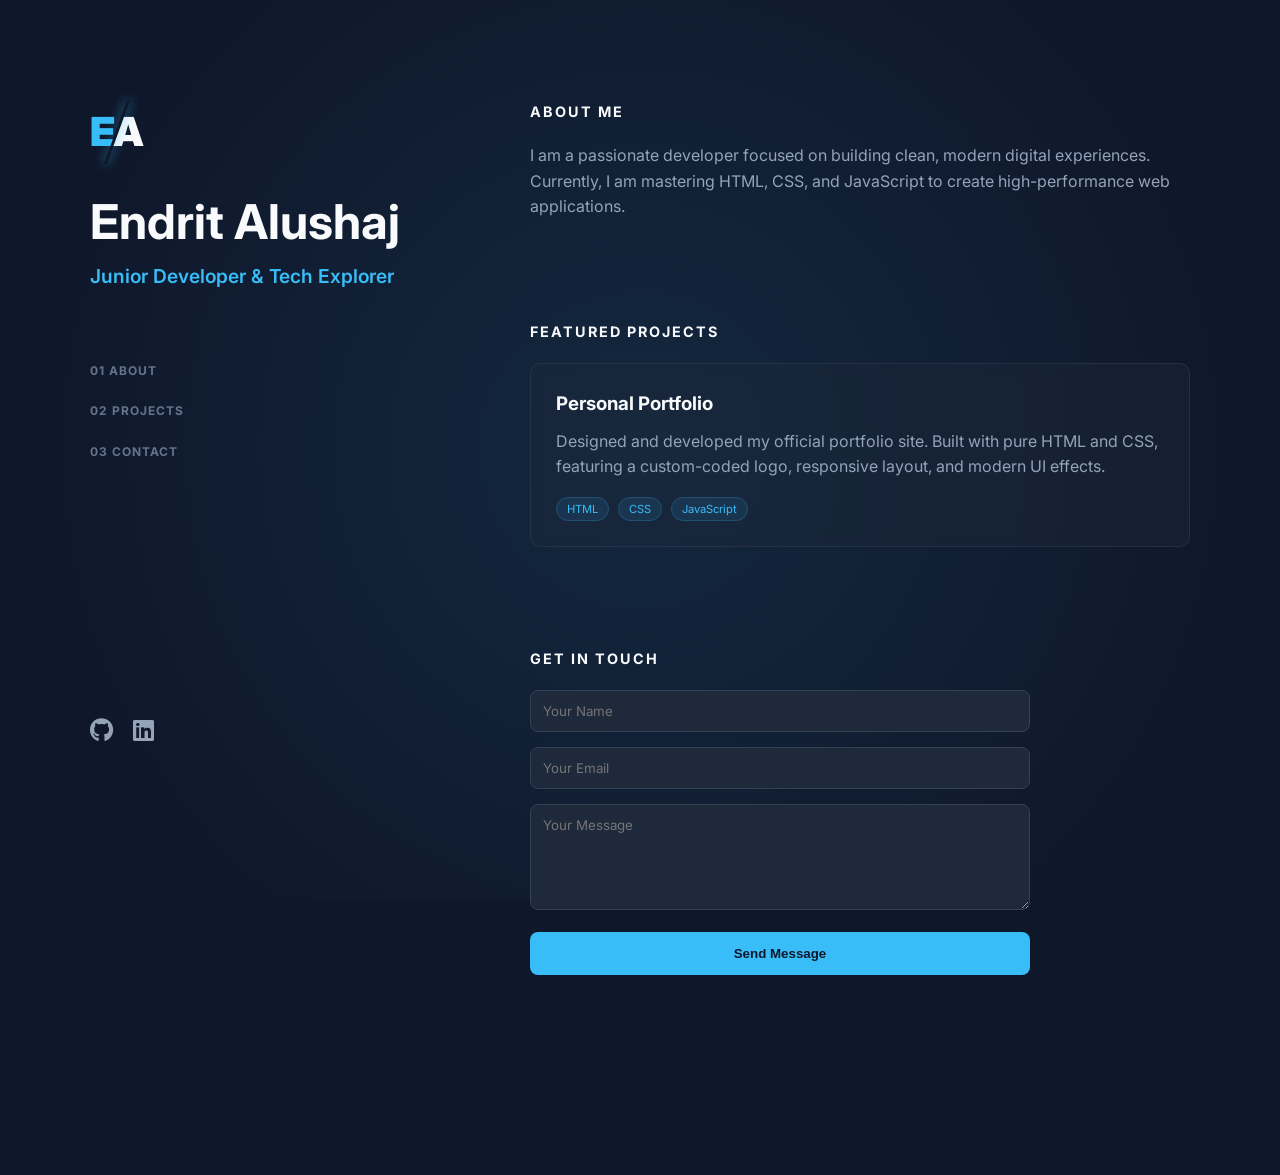
<file: My-Website/index.html>
<!DOCTYPE html>
<html lang="en">
<head>
    <meta charset="UTF-8">
    <meta name="viewport" content="width=device-width, initial-scale=1.0">
    <title>Endrit Alushaj | Developer</title>
    <link href="https://fonts.googleapis.com/css2?family=Inter:wght@400;600;900&display=swap" rel="stylesheet">
    <link rel="stylesheet" href="https://cdnjs.cloudflare.com/ajax/libs/font-awesome/6.0.0/css/all.min.css">
    <link rel="stylesheet" href="style.css">
</head>
<body>
    <div class="layout">
        <header class="sidebar">
            <div class="logo-ea">
                <span class="char-e">E</span>
                <span class="char-a">A</span>
                <div class="logo-slash"></div>
            </div>
            
            <h1>Endrit Alushaj</h1>
            <p class="subtitle">Junior Developer & Tech Explorer</p>
            
            <nav class="main-nav">
                <ul>
                    <li><a href="#about"><span>01</span> ABOUT</a></li>
                    <li><a href="#projects"><span>02</span> PROJECTS</a></li>
                    <li><a href="#contact"><span>03</span> CONTACT</a></li>
                </ul>
            </nav>

            <div class="social-links">
                <a href="https://github.com/endritlushaj" target="_blank"><i class="fab fa-github"></i></a>
                <a href="#" target="_blank"><i class="fab fa-linkedin"></i></a>
            </div>
        </header>

        <main class="content">
            <section id="about">
                <h2>About Me</h2>
                <p>I am a passionate developer focused on building clean, modern digital experiences. Currently, I am mastering HTML, CSS, and JavaScript to create high-performance web applications.</p>
            </section>
            
            <section id="projects">
                <h2>Featured Projects</h2>
                <div class="project-card">
                    <h3>Personal Portfolio</h3>
                    <p>Designed and developed my official portfolio site. Built with pure HTML and CSS, featuring a custom-coded logo, responsive layout, and modern UI effects.</p>
                    <div class="tech-stack">
                        <span>HTML</span> <span>CSS</span> <span>JavaScript</span>
                    </div>
                </div>
            </section>

            <section id="contact">
                <h2>Get In Touch</h2>
                <form name="contact" method="POST" action="/success.html" data-netlify="true" class="contact-form">
                    <input type="hidden" name="form-name" value="contact">
                    <div class="form-group">
                        <input type="text" name="name" placeholder="Your Name" required>
                    </div>
                    <div class="form-group">
                        <input type="email" name="email" placeholder="Your Email" required>
                    </div>
                    <div class="form-group">
                        <textarea name="message" placeholder="Your Message" rows="5" required></textarea>
                    </div>
                    <button type="submit" class="submit-btn">Send Message</button>
                </form>
            </section>
        </main>
    </div>
</body>
</html>
</file>
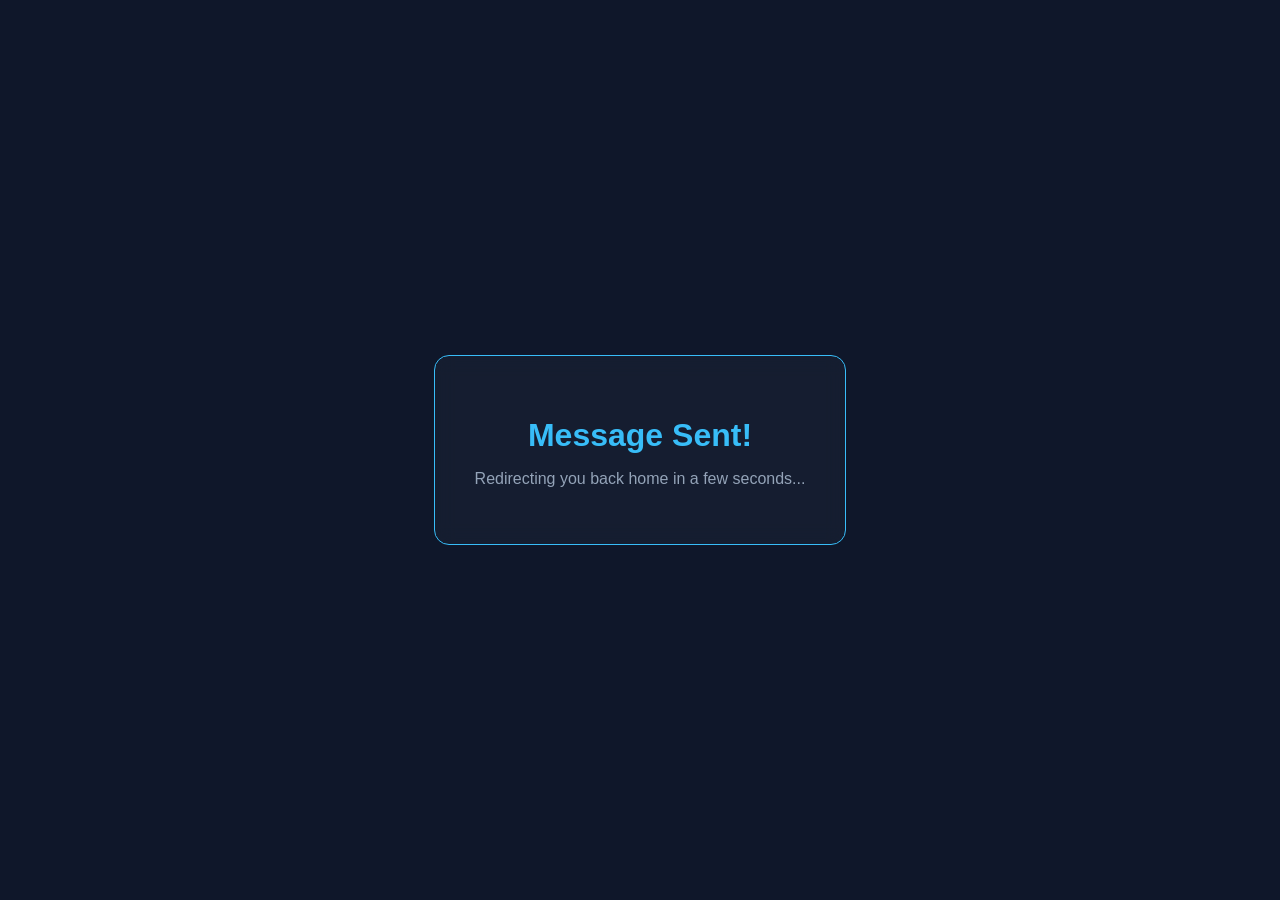
<file: My-Website/success.html>
<!DOCTYPE html>
<html lang="en">
<head>
    <meta charset="UTF-8">
    <title>Message Sent</title>
    <meta http-equiv="refresh" content="4;url=/" />
    <style>
        body { background: #0f172a; color: white; display: flex; justify-content: center; align-items: center; height: 100vh; font-family: 'Inter', sans-serif; margin: 0; }
        .box { border: 1px solid #38bdf8; padding: 40px; border-radius: 15px; text-align: center; background: rgba(30, 41, 59, 0.4); backdrop-filter: blur(10px); }
        h1 { color: #38bdf8; margin-bottom: 10px; }
        p { color: #94a3b8; }
    </style>
</head>
<body>
    <div class="box">
        <h1>Message Sent!</h1>
        <p>Redirecting you back home in a few seconds...</p>
    </div>
</body>
</html>
</file>
<file: My-Website/style.css>
/* RESET & BASE STYLES */
* { margin: 0; padding: 0; box-sizing: border-box; }
html { scroll-behavior: smooth; }

body {
    background-color: #0f172a;
    /* Spotlight background effect */
    background-image: radial-gradient(circle at center, rgba(56, 189, 248, 0.1) 0%, transparent 80%);
    background-attachment: fixed;
    color: #94a3b8;
    font-family: 'Inter', sans-serif;
    line-height: 1.6;
    overflow-x: hidden;
}

/* Scroll Progress Bar at the top */
body::before {
    content: '';
    position: fixed;
    top: 0;
    left: 0;
    width: 100%;
    height: 3px;
    background: linear-gradient(to right, #38bdf8, #ff00c1);
    z-index: 9999;
    transform: scaleX(0);
    transform-origin: left;
    animation: scroll-progress auto linear;
    animation-timeline: scroll();
}

@keyframes scroll-progress {
    to { transform: scaleX(1); }
}

.layout {
    display: flex;
    max-width: 1200px;
    margin: 0 auto;
    padding: 0 50px;
}

/* SIDEBAR */
.sidebar {
    position: sticky;
    top: 0;
    height: 100vh;
    width: 40%;
    padding: 100px 0;
    display: flex;
    flex-direction: column;
}

/* LOGO ANIMATIONS */
.logo-ea {
    position: relative;
    display: inline-flex;
    font-weight: 900;
    font-size: 2.5rem;
    cursor: pointer;
    text-transform: uppercase;
    animation: pulse 3s infinite ease-in-out;
    width: fit-content;
}

.char-e { color: #38bdf8; transition: 0.3s; }
.char-a { color: #f8fafc; margin-left: -2px; transition: 0.3s; }

.logo-slash {
    position: absolute; top: 0; left: 50%; width: 3px; height: 100%;
    background-color: #0f172a; transform: skewX(-20deg) translateX(-50%);
    box-shadow: 0 0 10px rgba(56, 189, 248, 0.8); z-index: 2;
}

.logo-ea:hover .char-e { animation: glitch-e 0.3s infinite; }
.logo-ea:hover .char-a { animation: glitch-a 0.3s infinite; }

@keyframes pulse {
    0%, 100% { opacity: 0.8; transform: scale(1); }
    50% { opacity: 1; transform: scale(1.05); }
}

@keyframes glitch-e {
    0% { transform: translate(0); text-shadow: 2px 0 #ff00c1; }
    50% { transform: translate(-2px, 1px); text-shadow: -2px 0 #00fff9; }
    100% { transform: translate(0); }
}

@keyframes glitch-a {
    0% { transform: translate(0); text-shadow: -2px 0 #00fff9; }
    50% { transform: translate(2px, -1px); text-shadow: 2px 0 #ff00c1; }
    100% { transform: translate(0); }
}

.sidebar h1 { color: #f8fafc; font-size: 3rem; margin-top: 20px; }
.subtitle { color: #38bdf8; font-weight: 600; font-size: 1.2rem; }

/* NAVIGATION */
.main-nav { margin-top: 50px; }
.main-nav ul { list-style: none; }
.main-nav li { margin: 15px 0; }
.main-nav a {
    text-decoration: none; color: #64748b; font-weight: 700; font-size: 0.75rem;
    letter-spacing: 1px; transition: 0.3s;
}
.main-nav a:hover { color: #f8fafc; padding-left: 10px; }

.social-links { margin-top: auto; display: flex; gap: 20px; padding-bottom: 50px;}
.social-links a { color: #94a3b8; font-size: 1.5rem; transition: 0.3s; }
.social-links a:hover { color: #38bdf8; transform: translateY(-3px); }

/* CONTENT AREA */
.content { width: 60%; padding: 100px 0; }
section { margin-bottom: 100px; }
section h2 { color: #f8fafc; margin-bottom: 20px; text-transform: uppercase; font-size: 0.9rem; letter-spacing: 2px; }

/* MODERN PROJECT CARD */
.project-card {
    background: rgba(30, 41, 59, 0.4);
    padding: 25px; 
    border-radius: 10px; 
    border: 1px solid rgba(51, 65, 85, 0.5);
    transition: all 0.4s cubic-bezier(0.4, 0, 0.2, 1);
    backdrop-filter: blur(5px);
}

.project-card:hover {
    border-color: #38bdf8; 
    background: rgba(30, 41, 59, 0.7);
    transform: translateY(-8px) scale(1.01);
    box-shadow: 0 10px 30px -15px rgba(56, 189, 248, 0.3);
}

.project-card h3 { color: #f8fafc; margin-bottom: 10px; }
.tech-stack { margin-top: 15px; }
.tech-stack span {
    background: rgba(56, 189, 248, 0.1); color: #38bdf8;
    padding: 4px 10px; border-radius: 15px; font-size: 0.7rem; margin-right: 5px;
    border: 1px solid rgba(56, 189, 248, 0.2);
}

/* FORM STYLES */
.contact-form { display: flex; flex-direction: column; gap: 15px; max-width: 500px; }
.form-group input, .form-group textarea {
    width: 100%; padding: 12px; background: #1e293b; border: 1px solid #334155;
    border-radius: 8px; color: white; font-family: inherit; transition: 0.3s;
}
.form-group input:focus, .form-group textarea:focus {
    outline: none; border-color: #38bdf8; background: #0f172a;
}
.submit-btn {
    background: #38bdf8; color: #0f172a; padding: 14px; border: none;
    border-radius: 8px; font-weight: bold; cursor: pointer; transition: 0.3s;
}
.submit-btn:hover { background: #f8fafc; transform: translateY(-2px); }

/* RESPONSIVE */
@media (max-width: 768px) {
    .layout { flex-direction: column; padding: 0 20px; }
    .sidebar { width: 100%; height: auto; position: relative; padding: 50px 0; }
    .content { width: 100%; }
}
</file>
